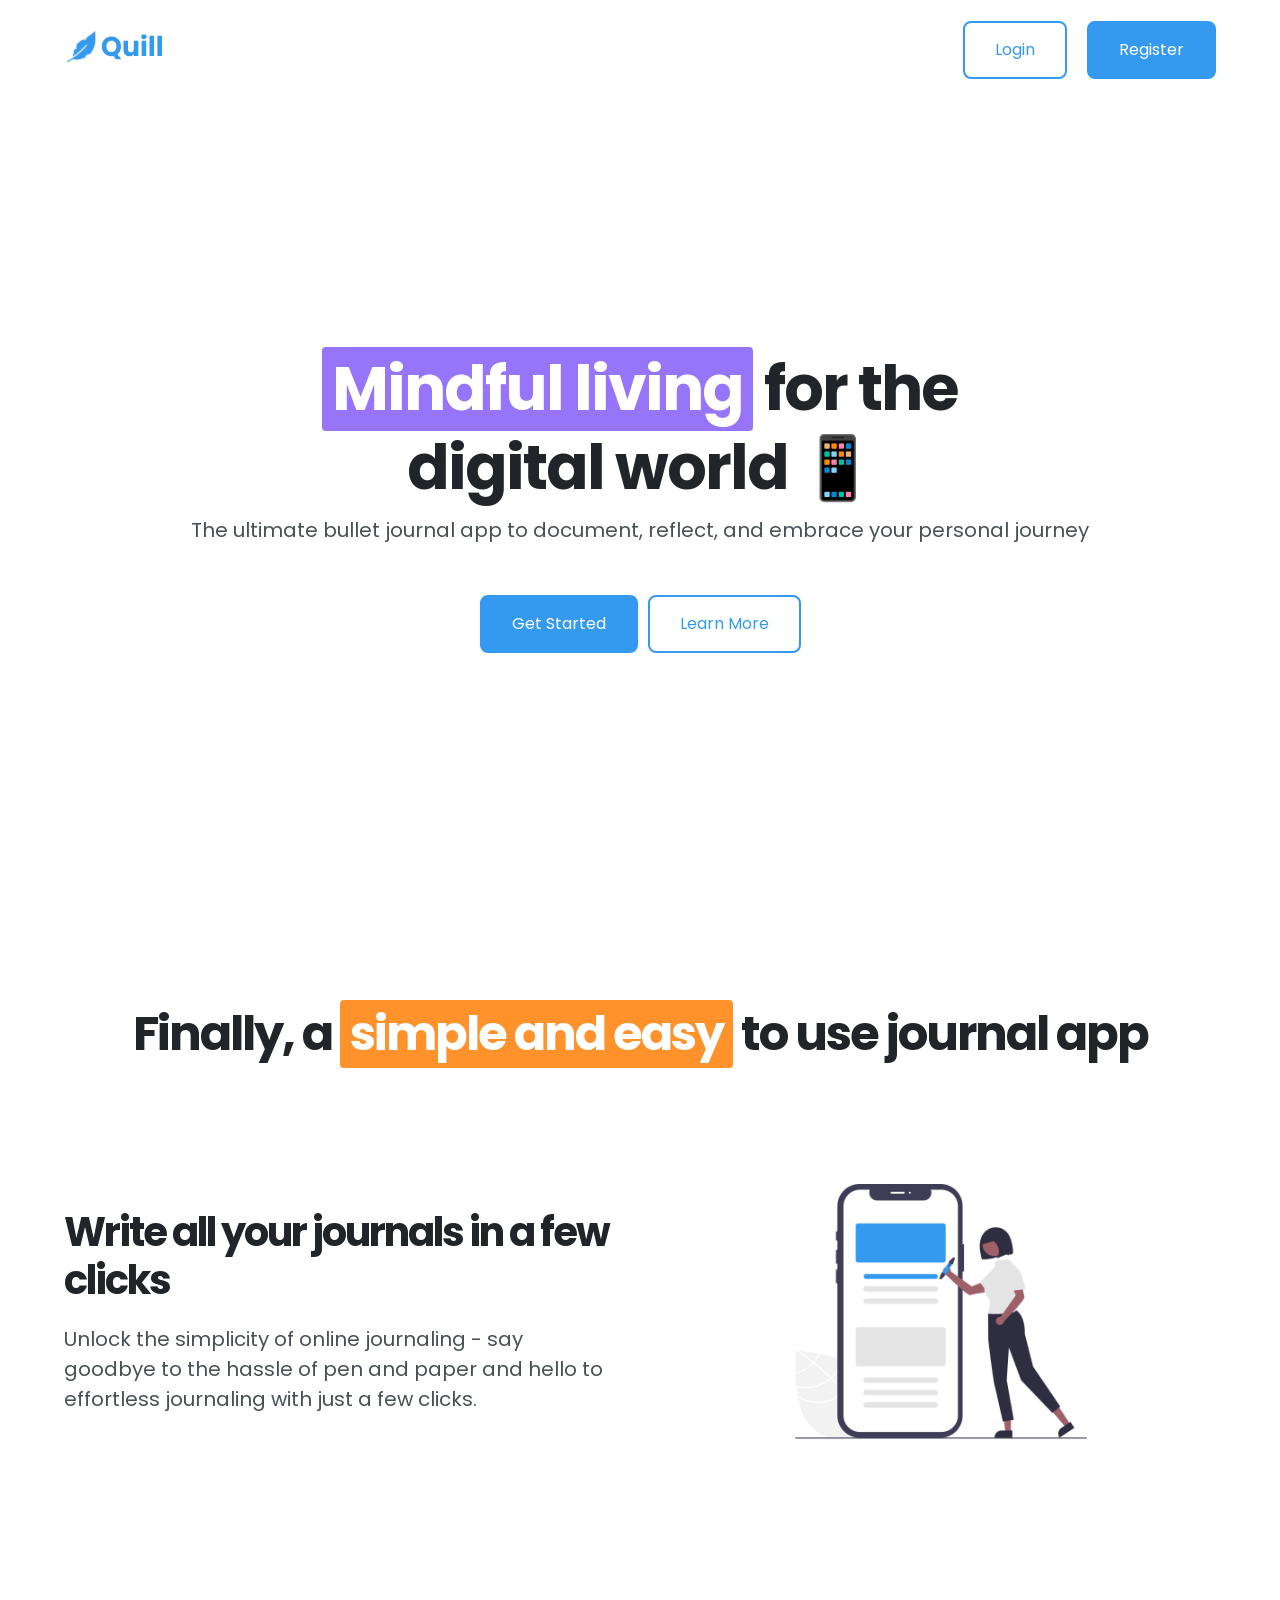
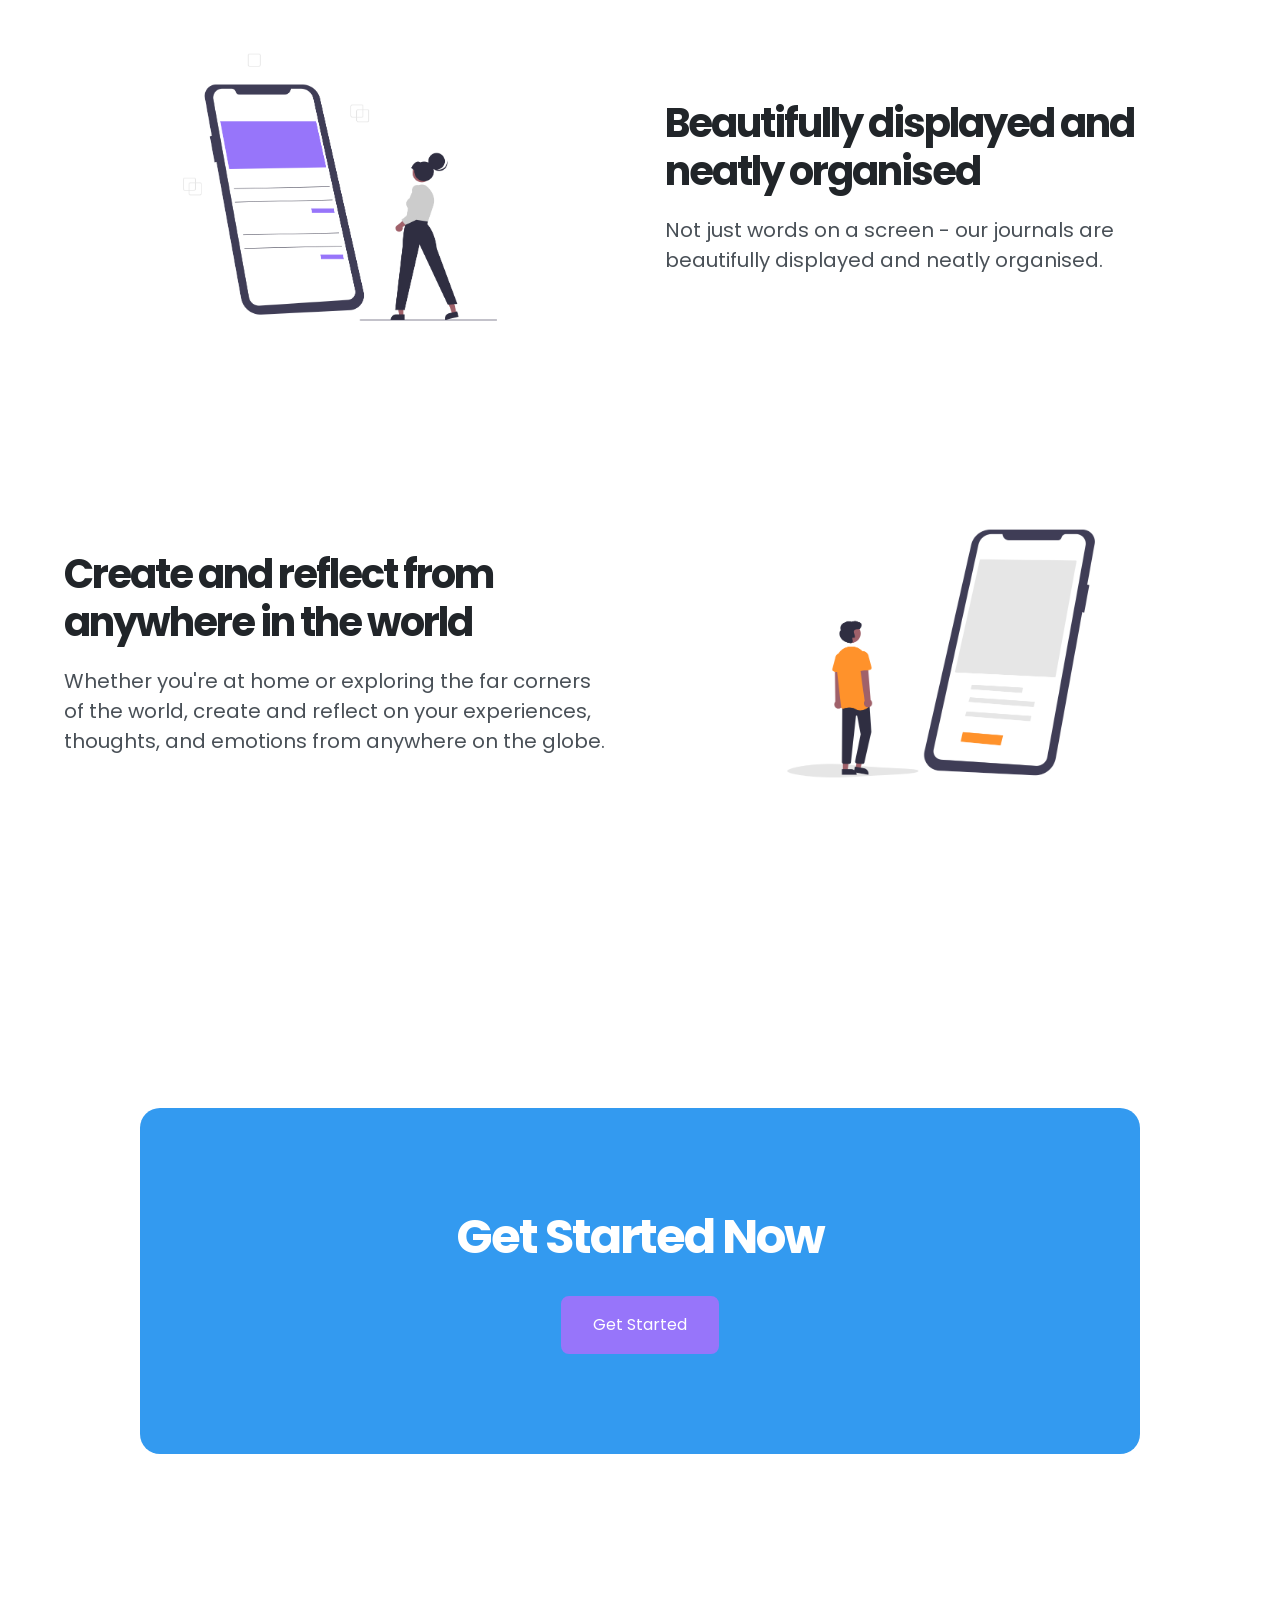
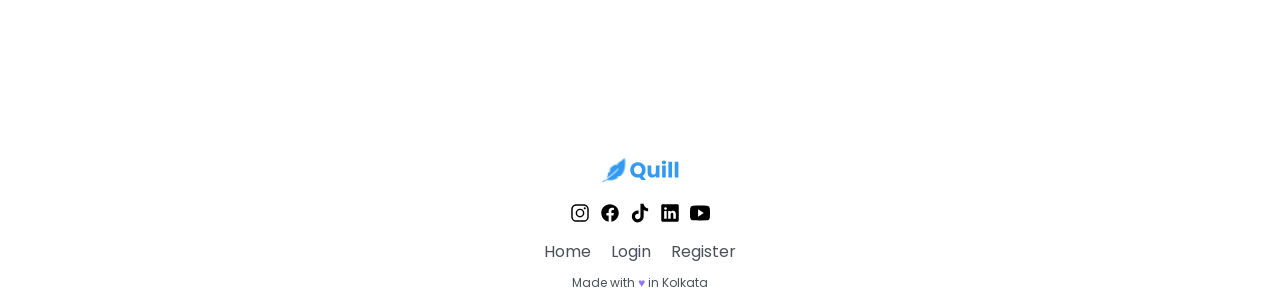
<file: index.html>
<!doctype html>
<html lang="en">
  <head>
    <meta charset="UTF-8" />
    <meta name="viewport" content="width=device-width, initial-scale=1.0" />
    <link rel="preconnect" href="https://fonts.googleapis.com" />
    <link rel="preconnect" href="https://fonts.gstatic.com" crossorigin />
    <link
      href="https://fonts.googleapis.com/css2?family=Poppins:ital,wght@0,100;0,200;0,300;0,400;0,500;0,600;0,700;0,800;0,900;1,100;1,200;1,300;1,400;1,500;1,600;1,700;1,800;1,900&display=swap"
      rel="stylesheet"
    />
    <link rel="stylesheet" href="app.css" />
    <title>Quill</title>
  </head>
  <body>
    <div class="container">
      <header>
        <!-- NAVIGATION -->
        <nav class="navbar">
          <a href="index.html"
            ><img class="logo-md" src="images/quill.svg" alt="quill logo"
          /></a>
          <ul class="nav-btn-container">
            <li>
              <a class="btn btn-primary-outline" href="login.html">Login</a>
            </li>
            <li>
              <a class="btn btn-primary" href="register.html">Register</a>
            </li>
          </ul>
        </nav>

        <!-- HERO SECTION -->
        <section class="hero-section">
          <h1 class="hero-heading">
            <span class="highlight highlight-secondary">Mindful living</span>
            for the <br />
            digital world 📱
          </h1>
          <p class="hero-paragraph">
            The ultimate bullet journal app to document, reflect, and embrace
            your personal journey
          </p>
          <ul class="hero-btn-container">
            <li>
              <a class="btn btn-primary" href="register.html">Get Started</a>
            </li>
            <li>
              <a class="btn btn-primary-outline" href="#features">Learn More</a>
            </li>
          </ul>
        </section>
      </header>

      <main>
        <!-- FEATURES SECTION -->
        <section class="features-section">
          <h2 class="feature-main-heading" id="features">
            Finally, a
            <span class="highlight highlight-tertiary">simple and easy</span> to
            use journal app
          </h2>
          <div class="features-grid-container">
            <div>
              <h3 class="feature-heading">
                Write all your journals in a few clicks
              </h3>
              <p>
                Unlock the simplicity of online journaling - say goodbye to the
                hassle of pen and paper and hello to effortless journaling with
                just a few clicks.
              </p>
            </div>
            <img
              class="feature-img"
              src="images/features-1.png"
              alt="simple online journaling"
            />
            <div>
              <h3 class="feature-heading">
                Beautifully displayed and neatly organised
              </h3>
              <p>
                Not just words on a screen - our journals are beautifully
                displayed and neatly organised.
              </p>
            </div>
            <img
              class="feature-img feature-img-swap-order"
              src="images/features-2.png"
              alt="beautifully displayed journals"
            />
            <div>
              <h3 class="feature-heading">
                Create and reflect from anywhere in the world
              </h3>
              <p>
                Whether you're at home or exploring the far corners of the
                world, create and reflect on your experiences, thoughts, and
                emotions from anywhere on the globe.
              </p>
            </div>
            <img
              class="feature-img"
              src="images/features-3.png"
              alt="create journals anywhere"
            />
          </div>
        </section>

        <!-- CTA SECTION -->
        <section class="cta-section">
          <div class="cta-card">
            <h2 class="cta-heading">Get Started Now</h2>
            <a class="btn btn-secondary" href="register.html">Get Started</a>
          </div>
        </section>
      </main>

      <!-- FOOTER -->
      <footer class="footer">
        <a href="index.html"
          ><img class="logo-sm" src="images/quill.svg" alt="quill logo"
        /></a>
        <ul class="social-icons-container">
          <li>
            <a href="https://www.instagram.com/"
              ><img
                class="social-icons"
                src="images/instagram.svg"
                alt="instagram logo"
            /></a>
          </li>
          <li>
            <a href="https://www.facebook.com/"
              ><img
                class="social-icons"
                src="images/facebook.svg"
                alt="facebook logo"
            /></a>
          </li>
          <li>
            <a href="https://www.tiktok.com/"
              ><img
                class="social-icons"
                src="images/tiktok.svg"
                alt="tiktok logo"
            /></a>
          </li>
          <li>
            <a href="https://www.linkedin.com/"
              ><img
                class="social-icons"
                src="images/linkedin.svg"
                alt="linkedin logo"
            /></a>
          </li>
          <li>
            <a href="https://www.youtube.com/"
              ><img
                class="social-icons"
                src="images/youtube.svg"
                alt="youtube logo"
            /></a>
          </li>
        </ul>
        <ul class="footer-links-container">
          <li><a href="index.html">Home</a></li>
          <li><a href="login.html">Login</a></li>
          <li><a href="register.html">Register</a></li>
        </ul>

        <p class="small-text">
          Made with <span class="heart-icon">♥︎</span> in Kolkata
        </p>
      </footer>
    </div>
  </body>
</html>
</file>
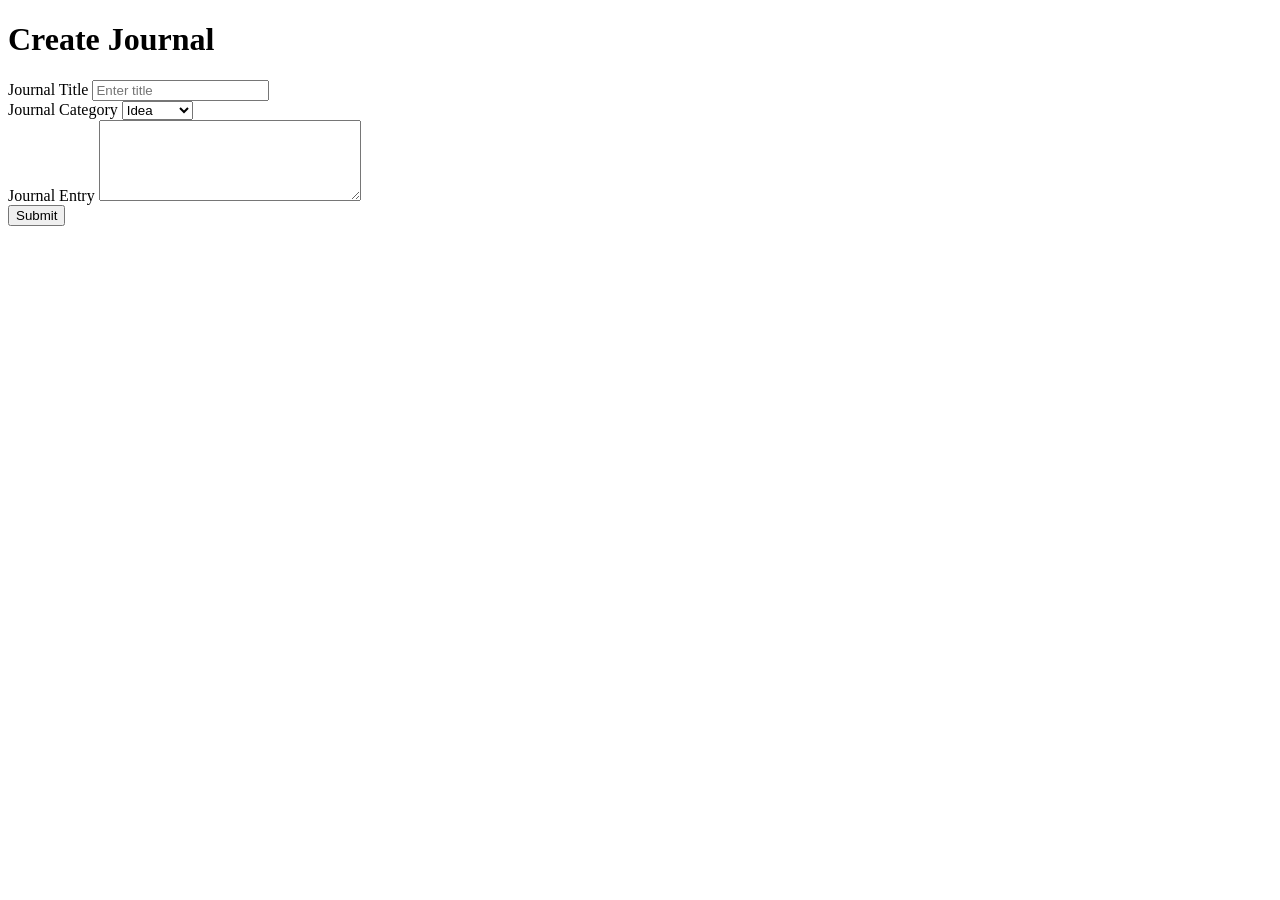
<file: create-journal.html>
<!doctype html>
<html lang="en">
  <head>
    <meta charset="UTF-8" />
    <meta name="viewport" content="width=device-width, initial-scale=1.0" />
    <title>Create Journal</title>
  </head>
  <body>
    <h1>Create Journal</h1>

    <form action="/api/v1/journals" method="post">
      <label for="main-title">Journal Title</label>
      <input
        id="main-title"
        type="text"
        name="title"
        placeholder="Enter title"
        minlength="3"
        required
      />

      <br />

      <label for="journal-category">Journal Category</label>
      <select id="journal-category" name="category" required>
        <option value="idea">Idea</option>
        <option value="note">Note</option>
        <option value="goal">Goal</option>
        <option value="habit">Habit</option>
        <option value="memory">Memory</option>
        <option value="mood">Mood</option>
        <option value="event">Event</option>
        <option value="task">Task</option>
      </select>

      <br />

      <label for="journal-entry">Journal Entry</label>
      <textarea
        id="journal-entry"
        name="entry"
        cols="30"
        rows="5"
        minlength="10"
        required
      ></textarea>

      <br />

      <button type="submit">Submit</button>
    </form>
  </body>
</html>
</file>
<file: app.css>
/*
---------------- TYPOGRAPHY ----------------

FONT SIZES
12px / 16px / 20px / 24px / 32px / 40px

FONT WEIGHTS
400 / 700

LINE HEIGHTS
1.2 / 1.5

LETTER SPACING
0 / -2px

FONT FAMILY
Poppins


---------------- COLORS ----------------

PRIMARY
Base: #339af0 (Sky Blue)
Tint: #d0ebff (Arctic)
Shade: #1c7ed6 (Deep Sea)

SECONDARY
Base: #9775fa (Lavender)
Tint: #e5dbff (Moonlight Iris)
Shade: #7048e8 (Velvet Night)

TERTIARY
Base: #ff922b (Pumpkin)
Tint: #ffe8cc (Dawn)
Shade: #f76707 (Lava)

GRAY
Base: #495057 (Slate)
Tint: #f1f3f5 (Pebble)
Shade: #212529 (Graphite)



---------------- BORDER RADIUS ----------------
4PX / 8PX / 20PX

---------------- SPACING SYSTEM ----------------
5px / 10px / 15px / 20px / 25px / 30px / 40px / 50px / 60px / 70px / 80px / 90px / 100px / 125px / 150px / 200px / 250px / 300px / 400px / 500px /

*/

/* ______________________ GLOBAL STYLE ______________________ */
:root {
  /* FONT SIZE */
  --text-sm: 1.2rem;
  --text-base: 1.6rem;
  --text-paragraph: 2rem;
  --text-h5: 2.4rem;
  --text-h4: 3.2rem;
  --text-h3: 4rem;
  --text-h2: 4.8rem;
  --text-h1: 6.2rem;

  /* FONT WEIGHT */
  --font-weight-normal: 400;
  --font-weight-bold: 700;

  /* LINE HEIGHTS */
  --line-height-tight: 1.2;
  --line-height-normal: 1.5;

  /* LETTER SPACING */
  --letter-spacing-tight: -2px;

  /* FONT FAMILY */
  --font-family: "Poppins", sans-serif;

  /* COLORS */
  --primary-base: #339af0;
  --primary-tint: #d0ebff;
  --primary-shade: #1c7ed6;
  --secondary-base: #9775fa;
  --secondary-tint: #e5dbff;
  --secondary-shade: #7048e8;
  --tertiary-base: #ff922b;
  --tertiary-tint: #ffe8cc;
  --tertiary-shade: #f76707;
  --grey-base: #495057;
  --grey-tint: #f1f3f5;
  --grey-shade: #212529;
  --white: #ffffff;
  --black: #000000;

  /* SECTION MARGIN */
  --section-botom-margin: 30rem;

  /* MISCELLANEOUS */
  --nav-height: 100px; /*Update in flexbox topic */
}

* {
  box-sizing: border-box;
  padding: 0;
  margin: 0;
}

html {
  /* The default font size of browser is 16px, we are making it 10px, but using different method, 10/16=0.625*100=62.5%*/
  font-size: 62.5%;
}

body {
  font-family: var(--font-family);
  font-weight: var(--font-weight-normal);
  line-height: var(--line-height-normal);
  color: var(--grey-base);
}

.container {
  max-width: 1200px;
  width: 90%;
  margin: 0 auto;
}

h1,
h2,
h3,
h4,
h5 {
  font-weight: var(--font-weight-bold);
  line-height: var(--line-height-tight);
  letter-spacing: var(--letter-spacing-tight);
  color: var(--grey-shade);
}

h1 {
  font-size: var(--text-h1);
}

h2 {
  font-size: var(--text-h2);
}

h3 {
  font-size: var(--text-h3);
}

h4 {
  font-size: var(--text-h4);
}

h5 {
  font-size: var(--text-h5);
}

p {
  font-size: var(--text-paragraph);
}

a {
  font-size: var(--text-base);
  text-decoration: none;
  display: inline-block;
}

a:link,
a:visited,
a:hover,
a:active {
  color: var(--grey-base);
}

span {
  display: inline-block;
}

ul {
  list-style: none;
}

.small-text {
  font-size: var(--text-sm);
}

/* ______________________ COMPONENTS ______________________ */

.btn {
  font-weight: var(--font-weight-normal);
  font-size: var(--text-base);
  text-decoration: none;
  padding: 1.5rem 3rem;
  border-radius: 8px;
}

.btn-primary:link,
.btn-primary:visited {
  color: var(--white);
  background-color: var(--primary-base);
  border: 2px solid var(--primary-base);
}

.btn-primary:hover,
.btn-primary:active {
  color: var(--white);
  background-color: var(--primary-shade);
  border: 2px solid var(--primary-shade);
}

.btn-primary-outline:link,
.btn-primary-outline:visited {
  color: var(--primary-base);
  background-color: var(--white);
  border: 2px solid var(--primary-base);
}

.btn-primary-outline:hover,
.btn-primary-outline:active {
  color: var(--primary-shade);
  background-color: var(--white);
  border: 2px solid var(--primary-shade);
}

.btn-secondary:link,
.btn-secondary:visited {
  color: var(--white);
  background-color: var(--secondary-base);
  border: 2px solid var(--secondary-base);
}

.btn-secondary:hover,
.btn-secondary:active {
  color: var(--white);
  background-color: var(--secondary-shade);
  border: 2px solid var(--secondary-shade);
}

.highlight {
  color: var(--white);
  padding: 0.5rem 1rem;
  border-radius: 4px;
}

.highlight-primary {
  background-color: var(--primary-base);
}

.highlight-secondary {
  background-color: var(--secondary-base);
}

.highlight-tertiary {
  background-color: var(--tertiary-base);
}

.logo-md {
  width: 100px;
}

.logo-sm {
  width: 80px;
}

/* ______________________ SECTIONS ______________________ */

/* __________ NAVIGATION SECTION __________ */
.navbar {
  height: var(--nav-height);
  display: flex;
  flex-direction: row; /* default value */
  justify-content: space-between;
  align-items: center;
}

.nav-btn-container {
  display: flex;
  gap: 2rem;
}

/* __________ HERO SECTION __________ */

.hero-section {
  height: calc(100vh - var(--nav-height));
  min-height: 400px;
  margin-bottom: 10rem;
  display: flex;
  flex-direction: column;
  justify-content: center;
  align-items: center;
}

.hero-heading {
  margin-bottom: 1rem;
  text-align: center;
}

.hero-paragraph {
  margin-bottom: 5rem;
}

.hero-btn-container {
  display: flex;
  gap: 1rem;
}

/* __________ FEATURES SECTION __________ */

.features-section {
  margin-bottom: var(--section-botom-margin);
}

.feature-main-heading {
  text-align: center;
  margin-bottom: 8rem;
}

.feature-heading {
  margin-bottom: 2rem;
}

.features-grid-container {
  display: grid;
  /* background-color: aqua; */
  grid-template-columns: 1fr 1fr;
  row-gap: 15rem;
  column-gap: 5rem;
  /* center align along row axis*/
  justify-items: center;
  /* center align along column axis*/
  align-items: center;
}

.feature-img-swap-order {
  grid-row: 2 / 3;
  grid-column: 1 / 2;
}

.feature-img {
  max-width: 400px;
  width: 100%;
}

/* __________ CTA SECTION __________ */

.cta-section {
  margin-bottom: var(--section-botom-margin);
  display: flex;
  justify-content: center;
}

.cta-card {
  text-align: center;
  background-color: var(--primary-base);
  max-width: 1000px;
  width: 100%;
  padding: 10rem 20rem;
  border-radius: 20px;
}

.cta-heading {
  margin-bottom: 3rem;
  color: var(--white);
}

/* __________ FOOTER SECTION __________ */

.footer {
  /* background-color: grey; */
  display: flex;
  flex-direction: column;
  align-items: center;
  gap: 1rem;
}

.social-icons-container {
  display: flex;
  gap: 1rem;
}

.footer-links-container {
  display: flex;
  gap: 2rem;
}
.social-icons {
  width: 20px;
}

.heart-icon {
  color: var(--secondary-base);
}
</file>
